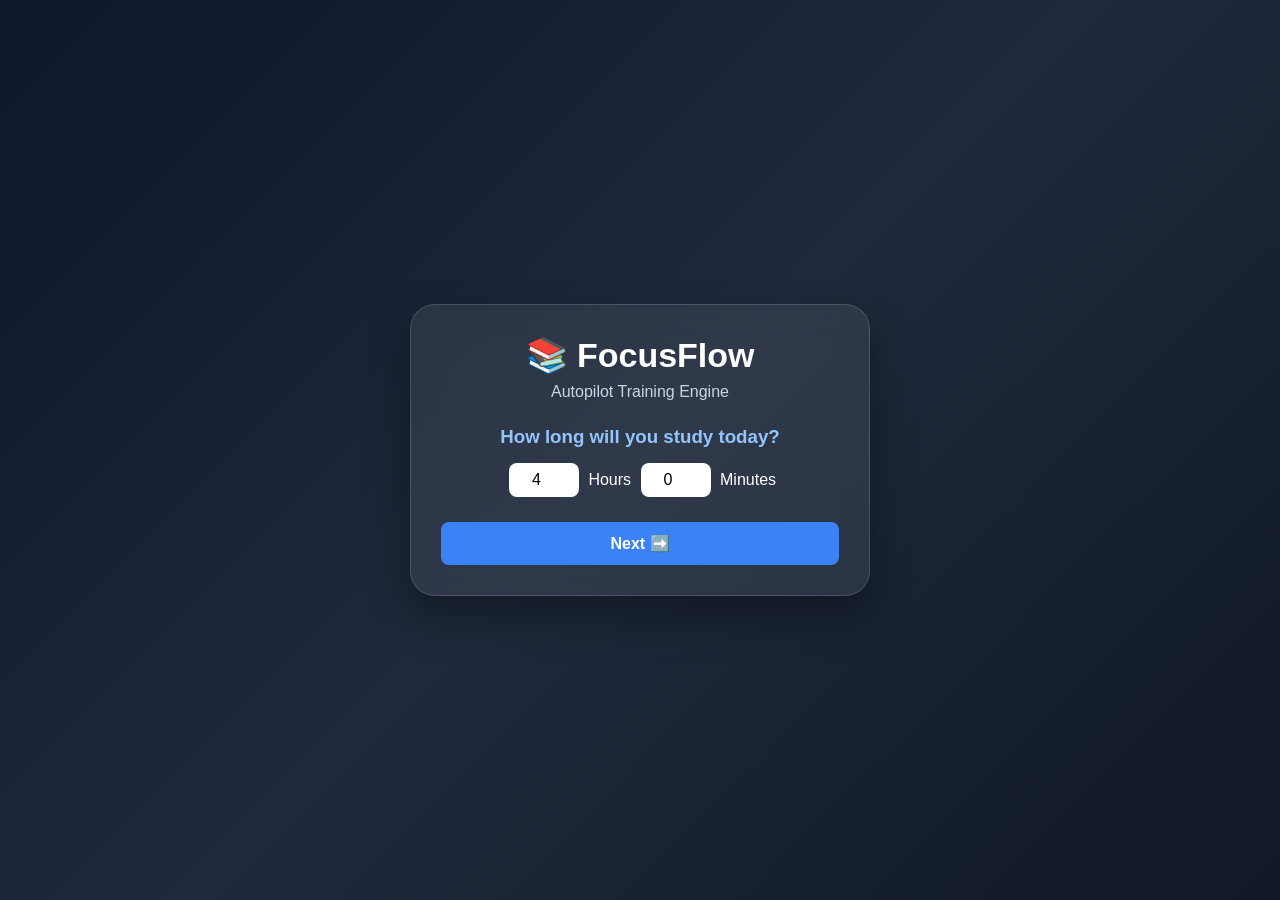
<file: index.html>
<!DOCTYPE html>
<html lang="en">
<head>
    <meta charset="UTF-8">
    <meta name="viewport" content="width=device-width, initial-scale=1.0">
    <title>FocusFlow - Continuous Engine</title>
    <link rel="stylesheet" href="style.css">
    <style>
        #pipVideo { position: absolute; width: 1px; height: 1px; opacity: 0; pointer-events: none; }
        .input-group { margin: 15px 0; text-align: center; color: white; }
        .input-group input { width: 70px; padding: 8px; font-size: 16px; border-radius: 8px; border: none; text-align: center; margin: 0 5px; }
        .long-break-box { background: rgba(59, 130, 246, 0.2); border-left: 4px solid #3b82f6; padding: 15px; border-radius: 8px; margin-top: 15px; }
        
        #toastContainer {
            position: fixed;
            top: 20px;
            right: 20px;
            z-index: 9999;
            display: flex;
            flex-direction: column;
            gap: 10px;
            align-items: flex-end;
            transition: top 0.25s ease, bottom 0.25s ease, left 0.25s ease, right 0.25s ease, align-items 0.25s ease;
            pointer-events: none;
        }
        .toast-card {
            pointer-events: auto;
            background: linear-gradient(135deg, #1e293b, #0f172a);
            border: 2px solid #3b82f6;
            box-shadow: 0 10px 30px rgba(0,0,0,0.5);
            color: white;
            padding: 16px 24px;
            border-radius: 12px;
            font-weight: bold;
            min-width: 280px;
            max-width: 92vw;
            transform: translateX(120%);
            transition: transform 0.4s cubic-bezier(0.175, 0.885, 0.32, 1.275);
            font-size: 14px;
            line-height: 1.4;
        }
        .toast-card.show { transform: translateX(0); }
    </style>
</head>
<body>

    <video id="pipVideo" autoplay muted playsinline></video>
    <div id="toastContainer"></div>

    <div class="container">
        <h1>📚 FocusFlow</h1>
        <p class="subtitle">Autopilot Training Engine</p>

        <div id="setupBlock">
            <h3 style="color: #93c5fd; text-align: center; margin-bottom: 15px;">How long will you study today?</h3>
            <div class="input-group">
                <input id="targetHours" type="number" min="0" value="4"> <label>Hours</label>
                <input id="targetMinutes" type="number" min="0" max="59" value="0"> <label>Minutes</label>
            </div>
            <button onclick="window.proceedToPlans()" style="width: 100%; padding: 12px; background: #3b82f6; border: none; color: white; font-weight: bold; border-radius: 8px; cursor: pointer; margin-top: 10px;">Next ➡️</button>
        </div>

        <div id="planSelectionArea" style="display: none;">
            <div id="studyPlans">
                <h3 style="margin-bottom: 25px; color: #93c5fd; text-align: center;">Choose Study Split</h3>
                
                <div id="longBreakOption" class="long-break-box" style="display: none; margin-bottom: 20px;">
                    <label style="font-weight: bold; display: block; margin-bottom: 5px;">⚡ Long Break Recommended (>3h block):</label>
                    <input id="suggestedLongBreak" type="number" value="15" style="width: 60px; padding: 6px; text-align: center; border-radius: 5px; border: none;"> minutes
                </div>

                <button onclick="window.selectPlan(25,5)">🌱 Pomodoro Traditional<br><small>25 min Study / 5 min Break</small></button>
                <button onclick="window.selectPlan(50,10)">🔥 Balanced Focus<br><small>50 min Study / 10 min Break</small></button>
                <button onclick="window.selectPlan(90,15)">🚀 Hyper Focus Block<br><small>90 min Study / 15 min Break</small></button>
                <button onclick="window.customPlan()">⚙️ Custom Rules Matrix<br><small>Configure personalized dimensions</small></button>
            </div>
        </div>

        <div id="mainTimerArea" style="display: none;">
            <div class="timer" style="margin-top: 20px;">
                <div id="timerDisplay">25:00</div>
            </div>

            <div class="buttons" style="margin-top: 20px; display: flex; flex-direction: column; gap: 10px;">
                <button id="toggleBtn" style="width: 100%; padding: 14px; background: #22c55e; color: white; border: none; border-radius: 12px; font-size: 16px; font-weight: bold; cursor: pointer;">▶ Start</button>
                <button id="pipBtn" style="width: 100%; padding: 12px; background: #4b5563; color: white; border: none; border-radius: 12px; font-size: 15px; cursor: pointer;">📺 Open PiP Window</button>
            </div>

            <div class="progress" style="margin: 20px 0; background: #374151; height: 8px; border-radius: 5px; overflow: hidden;">
                <div id="progressBar" style="background: #22c55e; width: 0%; height: 100%;"></div>
            </div>

            <div id="messageBox" style="margin-bottom: 25px; font-style: italic; color: #cbd5e1; text-align: center; min-height: 20px;"></div>

            <div style="display: flex; gap: 10px; margin-bottom: 25px;">
                <button id="changePlanBtn" style="flex: 1; padding: 10px; background: #1f2937; border: 1px solid #4b5563; color: #e5e7eb; border-radius: 8px; cursor: pointer; font-size: 14px;">⬅ Reset Session</button>
                <button id="progressBtn" style="flex: 1; padding: 10px; background: #3b82f6; border: none; color: white; border-radius: 8px; cursor: pointer; font-size: 14px;">📊 See Progress</button>
            </div>

            <div class="stats">
                <div>
                    <strong>Cycles Completed</strong><br>
                    <span id="sessionCount">0</span>
                </div>
                <div>
                    <strong>Engine Phase</strong><br>
                    <span id="modeDisplay">Study</span>
                </div>
                <div>
                    <strong>Upcoming Node</strong><br>
                    <span id="nextBreak">Short Break</span>
                </div>
            </div>
        </div>

        <div id="progressViewArea" style="display: none; color: white; margin-top: 20px; padding: 20px; background: rgba(30, 41, 59, 0.7); border-radius: 15px; border: 1px solid #4b5563;">
            <h2 style="text-align: center; color: #3b82f6; margin-bottom: 15px;">📊 Performance Diagnostics</h2>
            <div style="font-size: 16px; line-height: 2; margin-bottom: 20px;">
                • Total Focus Time Logged: <span id="progressFocusSeconds" style="color: #22c55e; font-weight: bold;">0</span> seconds<br>
                • Targeted Session Matrix: <span id="progressTargetMinutes" style="color: #60a5fa;">0</span> minutes total<br>
                • Completed Focus Intervals: <span id="progressCycles" style="color: #eab308;">0</span>
            </div>
            <button id="backToTimerBtn" style="width: 100%; padding: 12px; background: #4b5563; border: none; color: white; border-radius: 8px; font-weight: bold; cursor: pointer;">⬅ Back to Active Timer</button>
        </div>
    </div>

    <script src="script.js"></script>
</body>
</html>
</file>
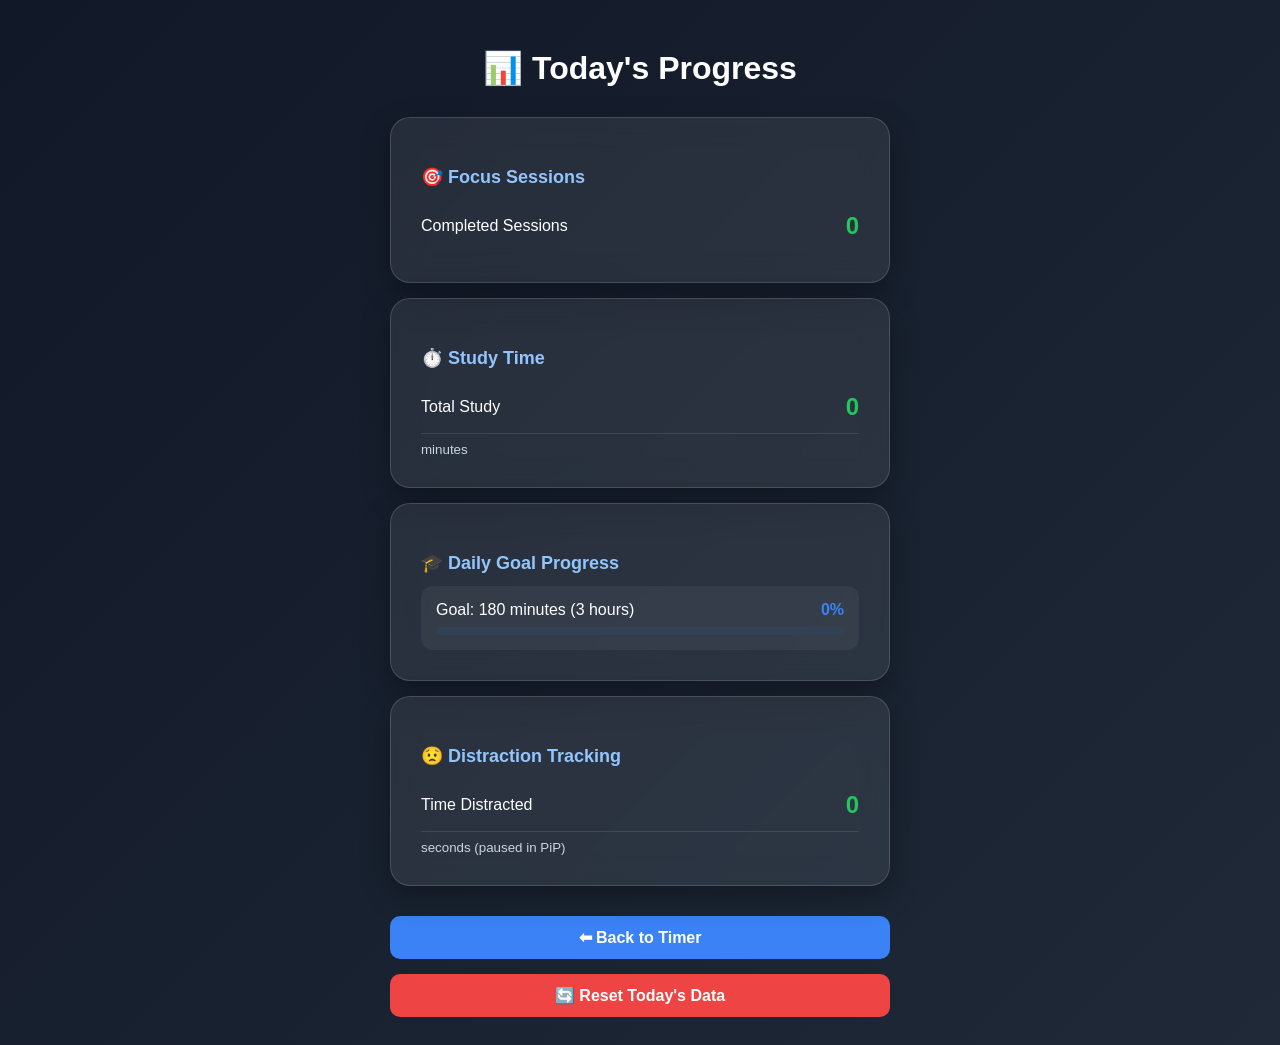
<file: progress.html>
<!DOCTYPE html>
<html>
<head>
    <title>FocusFlow Progress</title>
    <style>
        body {
            background: linear-gradient(135deg, #111827, #1f2937);
            color: white;
            font-family: Segoe UI, Arial, sans-serif;
            display: flex;
            justify-content: center;
            align-items: center;
            min-height: 100vh;
            padding: 20px;
        }
        .container {
            width: 100%;
            max-width: 500px;
        }
        .card {
            background: rgba(255, 255, 255, 0.08);
            backdrop-filter: blur(15px);
            border: 1px solid rgba(255, 255, 255, 0.15);
            padding: 30px;
            border-radius: 20px;
            margin-bottom: 15px;
            box-shadow: 0 10px 30px rgba(0,0,0,0.3);
        }
        h1 {
            text-align: center;
            margin-bottom: 30px;
            font-size: 32px;
        }
        h3 {
            color: #93c5fd;
            margin-bottom: 12px;
            font-size: 18px;
        }
        .stat {
            display: flex;
            justify-content: space-between;
            align-items: center;
            padding: 12px 0;
            border-bottom: 1px solid rgba(255, 255, 255, 0.1);
        }
        .stat:last-child {
            border-bottom: none;
        }
        .stat-value {
            font-size: 24px;
            font-weight: bold;
            color: #22c55e;
        }
        .distraction-warning {
            background: rgba(239, 68, 68, 0.2);
            border-left: 4px solid #ef4444;
            padding: 15px;
            border-radius: 8px;
            margin-top: 15px;
        }
        .distraction-warning strong {
            color: #fca5a5;
        }
        .positive {
            background: rgba(34, 197, 94, 0.2);
            border-left: 4px solid #22c55e;
            padding: 15px;
            border-radius: 8px;
            margin-top: 15px;
        }
        .positive strong {
            color: #86efac;
        }
        button {
            padding: 12px 20px;
            border: none;
            border-radius: 10px;
            cursor: pointer;
            font-weight: bold;
            font-size: 16px;
            width: 100%;
            margin-top: 15px;
            background: #3b82f6;
            color: white;
            transition: 0.3s;
        }
        button:hover {
            background: #2563eb;
            transform: translateY(-2px);
        }
        .reset-btn {
            background: #ef4444;
        }
        .reset-btn:hover {
            background: #dc2626;
        }
        .progress-section {
            background: rgba(255, 255, 255, 0.05);
            padding: 15px;
            border-radius: 12px;
            margin-top: 10px;
        }
        .progress-bar {
            width: 100%;
            height: 8px;
            background: #334155;
            border-radius: 10px;
            overflow: hidden;
            margin-top: 8px;
        }
        .progress-fill {
            height: 100%;
            background: linear-gradient(90deg, #22c55e, #06b6d4);
            width: 0%;
            transition: width 0.5s ease;
        }
    </style>
</head>
<body>

    <div class="container">
        <h1>📊 Today's Progress</h1>

        <div class="card">
            <h3>🎯 Focus Sessions</h3>
            <div class="stat">
                <span>Completed Sessions</span>
                <span class="stat-value" id="sessions">0</span>
            </div>
        </div>

        <div class="card">
            <h3>⏱️ Study Time</h3>
            <div class="stat">
                <span>Total Study</span>
                <span class="stat-value" id="minutes">0</span>
            </div>
            <small style="color: #cbd5e1; margin-top: 8px; display: block;">minutes</small>
        </div>

        <div class="card">
            <h3>🎓 Daily Goal Progress</h3>
            <div class="progress-section">
                <div style="display: flex; justify-content: space-between; margin-bottom: 8px;">
                    <span>Goal: 180 minutes (3 hours)</span>
                    <span style="color: #3b82f6; font-weight: bold;" id="goalPercent">0%</span>
                </div>
                <div class="progress-bar">
                    <div class="progress-fill" id="goalBar"></div>
                </div>
            </div>
            <div id="goalMessage" class="positive" style="display: none;">
                <strong>🎉 Congratulations!</strong><br>
                You've reached your daily goal!
            </div>
        </div>

        <div class="card">
            <h3>😟 Distraction Tracking</h3>
            <div class="stat">
                <span>Time Distracted</span>
                <span class="stat-value" id="distractionTime">0</span>
            </div>
            <small style="color: #cbd5e1; margin-top: 8px; display: block;">seconds (paused in PiP)</small>
            <div id="distractionAlert" class="distraction-warning" style="display: none;">
                <strong>⚠️ Focus Alert</strong><br>
                You've been distracted. Try to minimize interruptions!
            </div>
        </div>

        <button onclick="goBack()">⬅ Back to Timer</button>
        <button class="reset-btn" onclick="resetProgress()">🔄 Reset Today's Data</button>
    </div>

    <script>
        document.getElementById("sessions").innerText = localStorage.getItem("sessions") || 0;

        var study = localStorage.getItem("totalStudyMinutes") || 0;
        document.getElementById("minutes").innerText = study;

        var distraction = localStorage.getItem("distractionTime") || 0;
        document.getElementById("distractionTime").innerText = distraction;

        if (Number(distraction) > 300) {
            document.getElementById("distractionAlert").style.display = "block";
        }

        function updateGoalProgress() {
            var study = Number(localStorage.getItem("totalStudyMinutes") || 0);
            var goalPercent = Math.floor((study / 180) * 100);
            if (goalPercent > 100) goalPercent = 100;
            document.getElementById("goalPercent").innerText = goalPercent + "%";
            document.getElementById("goalBar").style.width = goalPercent + "%";
            if (goalPercent >= 100) {
                document.getElementById("goalMessage").style.display = "block";
            }
        }

        updateGoalProgress();

        function goBack() {
            window.history.back();
        }

        function resetProgress() {
            var modal = document.createElement("div");
            modal.id = "resetModal";
            modal.style.cssText = "position:fixed;top:0;left:0;width:100%;height:100%;background:rgba(0,0,0,0.7);display:flex;justify-content:center;align-items:center;z-index:1000;";

            var card = document.createElement("div");
            card.style.cssText = "background:linear-gradient(135deg,#1e293b,#0f172a);border-radius:20px;padding:30px;width:90%;max-width:400px;border:2px solid rgba(239,68,68,0.5);box-shadow:0 20px 60px rgba(0,0,0,0.5);color:white;text-align:center;";

            card.innerHTML = '<h2 style="margin-bottom:15px;font-size:26px;">🔄 Reset Today\'s Data?</h2>' +
                '<p style="color:#cbd5e1;margin-bottom:20px;line-height:1.6;">This will clear all your sessions, study time, and distraction tracking for today. This action cannot be undone.</p>' +
                '<div style="display:flex;gap:12px;justify-content:center;">' +
                '<button id="cancelReset" style="padding:12px 24px;border:none;border-radius:10px;background:#64748b;color:white;cursor:pointer;font-weight:bold;font-size:16px;">Cancel</button>' +
                '<button id="confirmReset" style="padding:12px 24px;border:none;border-radius:10px;background:#ef4444;color:white;cursor:pointer;font-weight:bold;font-size:16px;">🔄 Reset All</button>' +
                '</div>';

            modal.appendChild(card);
            document.body.appendChild(modal);

            document.getElementById("cancelReset").onclick = function() {
                modal.remove();
            };

            document.getElementById("confirmReset").onclick = function() {
                localStorage.setItem("sessions", 0);
                localStorage.setItem("totalStudyMinutes", 0);
                localStorage.setItem("totalStudySeconds", 0);
                localStorage.setItem("distractionTime", 0);

                document.getElementById("sessions").innerText = 0;
                document.getElementById("minutes").innerText = 0;
                document.getElementById("distractionTime").innerText = 0;
                document.getElementById("distractionAlert").style.display = "none";
                document.getElementById("goalMessage").style.display = "none";

                updateGoalProgress();
                modal.remove();

                var successMsg = document.createElement("div");
                successMsg.style.cssText = "position:fixed;top:50%;left:50%;transform:translate(-50%,-50%);background:rgba(34,197,94,0.9);color:white;padding:20px 30px;border-radius:12px;font-weight:bold;font-size:18px;z-index:2000;";
                successMsg.innerText = "✅ Progress reset!";
                document.body.appendChild(successMsg);
                setTimeout(function() { successMsg.remove(); }, 2000);
            };
        }
    </script>
</body>
</html>
</file>
<file: style.css>
* {
    margin: 0;
    padding: 0;
    box-sizing: border-box;
}

body {
    font-family: "Segoe UI", Arial, sans-serif;
    background: linear-gradient(135deg, #0f172a, #1e293b, #111827);
    min-height: 100vh;
    display: flex;
    justify-content: center;
    align-items: center;
    padding: 25px;
    color: white;
}

.container {
    width: 460px;
    background: rgba(255, 255, 255, 0.08);
    backdrop-filter: blur(15px);
    border: 1px solid rgba(255, 255, 255, 0.15);
    border-radius: 25px;
    padding: 30px;
    box-shadow: 0 20px 40px rgba(0, 0, 0, 0.35);
}

h1 {
    text-align: center;
    font-size: 34px;
    margin-bottom: 8px;
}

.subtitle {
    text-align: center;
    color: #cbd5e1;
    margin-bottom: 25px;
}

.timer {
    text-align: center;
    margin-bottom: 25px;
}

#timerDisplay {
    font-size: 72px;
    font-weight: bold;
    letter-spacing: 2px;
    animation: pulse 2s infinite;
}

@keyframes pulse {
    0% { transform: scale(1); }
    50% { transform: scale(1.03); }
    100% { transform: scale(1); }
}

#statusText {
    color: #38bdf8;
    font-size: 18px;
    margin-top: 8px;
}

.settings {
    margin-top: 20px;
}

.setting {
    display: flex;
    justify-content: space-between;
    align-items: center;
    margin: 15px 0;
}

.setting label {
    font-size: 17px;
}

.setting input {
    width: 80px;
    padding: 8px;
    border: none;
    border-radius: 10px;
    text-align: center;
    font-size: 18px;
    background: #1e293b;
    color: white;
}

.recommendation {
    margin-top: 20px;
    background: #1d4ed8;
    padding: 12px;
    border-radius: 12px;
    text-align: center;
    font-size: 15px;
}

.buttons {
    display: flex;
    justify-content: center;
    gap: 10px;
    margin-top: 20px;
    flex-wrap: wrap;
}

button {
    border: none;
    border-radius: 12px;
    padding: 12px 18px;
    cursor: pointer;
    font-size: 16px;
    transition: 0.25s;
    color: white;
}

button:hover {
    transform: translateY(-2px);
}

#startBtn { background: #22c55e; }
#pauseBtn { background: #f59e0b; }
#resetBtn { background: #ef4444; }

.progress {
    width: 100%;
    height: 16px;
    background: #334155;
    border-radius: 30px;
    overflow: hidden;
    margin-top: 30px;
}

#progressBar {
    width: 100%;
    height: 100%;
    background: linear-gradient(90deg, #22c55e, #06b6d4);
    transition: width 1s linear;
}

#messageBox {
    margin-top: 25px;
    background: #0f766e;
    padding: 18px;
    border-radius: 15px;
    text-align: center;
    line-height: 1.6;
}

.stats {
    margin-top: 25px;
    display: flex;
    justify-content: space-between;
    text-align: center;
}

.stats div {
    flex: 1;
}

.stats strong {
    color: #93c5fd;
}

@media (max-width: 520px) {
    .container {
        width: 100%;
        padding: 20px;
    }
    #timerDisplay {
        font-size: 56px;
    }
    .setting {
        flex-direction: column;
        gap: 10px;
    }
    .buttons {
        flex-direction: column;
    }
    button {
        width: 100%;
    }
}

#pipVideo {
    position: fixed;
    width: 1px;
    height: 1px;
    opacity: 0.01;
    pointer-events: none;
}

#studyPlans {
    margin-top: 20px;
    text-align: center;
}

#studyPlans h3 {
    margin-bottom: 15px;
}

#studyPlans button {
    display: block;
    width: 90%;
    margin: 10px auto;
    padding: 15px;
    border-radius: 12px;
    border: none;
    font-size: 16px;
    cursor: pointer;
    background: #ffffff;
    color: #111827;
    box-shadow: 0 4px 10px rgba(0, 0, 0, 0.15);
    transition: 0.3s;
}

#studyPlans button:hover {
    transform: scale(1.03);
    background: #e0f2fe;
}

#progressBtn {
    background: #3b82f6;
    width: 100%;
    color: white;
    font-weight: bold;
    font-size: 17px;
}

#progressBtn:hover {
    background: #2563eb;
    transform: translateY(-2px);
}
</file>
